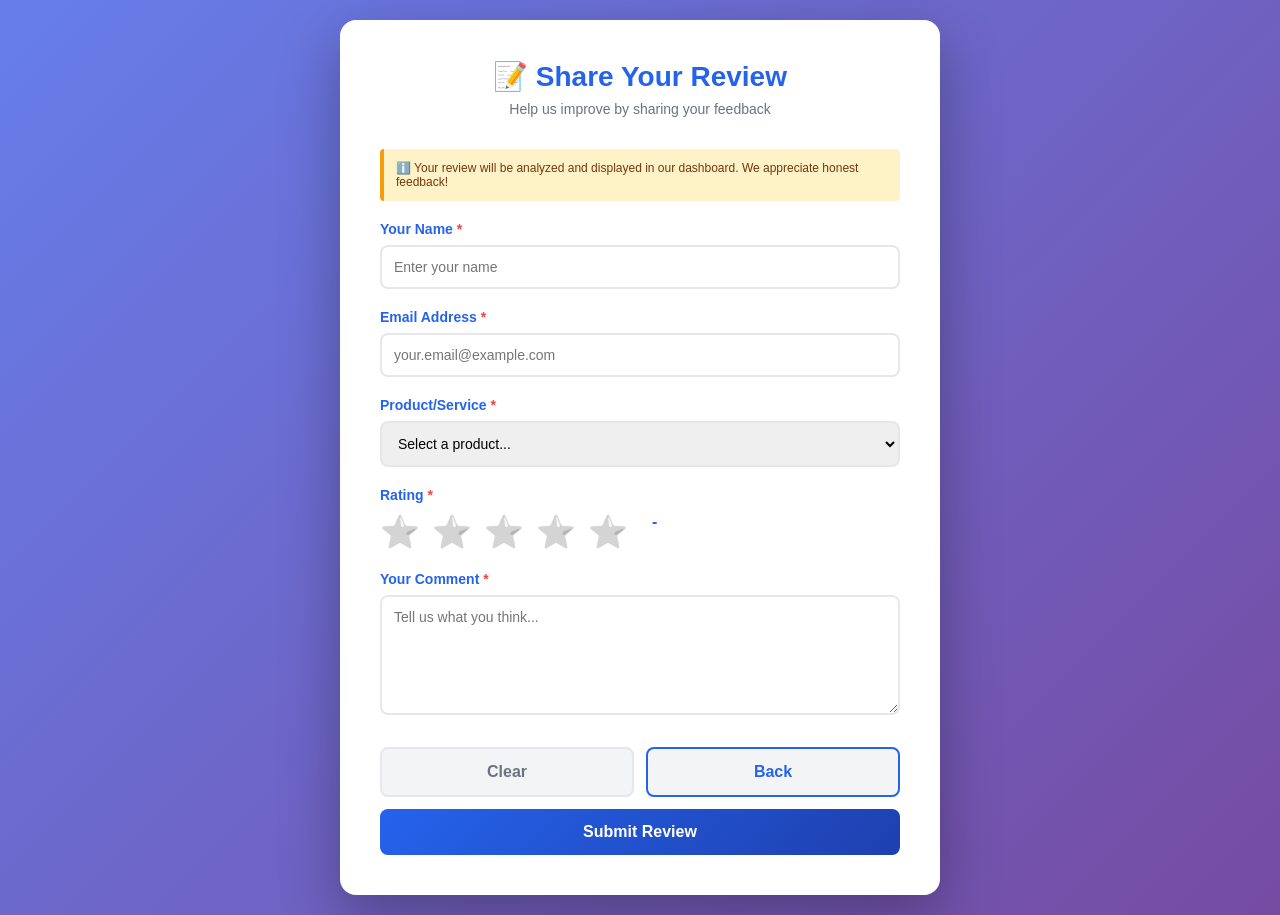
<file: form.html>
<!DOCTYPE html>
<html lang="en">
<head>
    <meta charset="UTF-8">
    <meta name="viewport" content="width=device-width, initial-scale=1.0">
    <title>Submit a Review</title>
    <style>
        * {
            margin: 0;
            padding: 0;
            box-sizing: border-box;
        }
        
        body {
            font-family: 'Segoe UI', Tahoma, Geneva, Verdana, sans-serif;
            background: linear-gradient(135deg, #667eea 0%, #764ba2 100%);
            min-height: 100vh;
            display: flex;
            align-items: center;
            justify-content: center;
            padding: 20px;
        }
        
        .container {
            background: white;
            border-radius: 16px;
            box-shadow: 0 20px 60px rgba(0,0,0,0.3);
            max-width: 600px;
            width: 100%;
            padding: 40px;
        }
        
        .header {
            text-align: center;
            margin-bottom: 32px;
        }
        
        .header h1 {
            color: #2563eb;
            font-size: 28px;
            margin-bottom: 8px;
        }
        
        .header p {
            color: #6b7280;
            font-size: 14px;
        }
        
        .form-group {
            margin-bottom: 20px;
        }
        
        label {
            display: block;
            color: #2563eb;
            font-weight: 600;
            margin-bottom: 8px;
            font-size: 14px;
        }
        
        input[type="text"],
        input[type="email"],
        select,
        textarea {
            width: 100%;
            padding: 12px;
            border: 2px solid #e5e7eb;
            border-radius: 8px;
            font-size: 14px;
            font-family: inherit;
            transition: border-color 0.3s;
        }
        
        input[type="text"]:focus,
        input[type="email"]:focus,
        select:focus,
        textarea:focus {
            outline: none;
            border-color: #2563eb;
            box-shadow: 0 0 0 3px rgba(37, 99, 235, 0.1);
        }
        
        textarea {
            resize: vertical;
            min-height: 120px;
        }
        
        .rating-group {
            display: flex;
            gap: 12px;
            margin-top: 10px;
        }
        
        .star {
            font-size: 32px;
            cursor: pointer;
            transition: all 0.2s;
            filter: grayscale(100%);
        }
        
        .star:hover,
        .star.active {
            filter: grayscale(0%);
            transform: scale(1.2);
        }
        
        .rating-value {
            display: inline-block;
            margin-left: 12px;
            color: #2563eb;
            font-weight: 600;
            font-size: 16px;
        }
        
        .required {
            color: #ef4444;
        }
        
        .error {
            color: #ef4444;
            font-size: 12px;
            margin-top: 4px;
            display: none;
        }
        
        .form-group.has-error .error {
            display: block;
        }
        
        .form-group.has-error input,
        .form-group.has-error select,
        .form-group.has-error textarea {
            border-color: #ef4444;
        }
        
        .button-group {
            display: grid;
            grid-template-columns: 1fr 1fr;
            gap: 12px;
            margin-top: 28px;
        }
        
        button {
            padding: 14px;
            border: none;
            border-radius: 8px;
            font-size: 16px;
            font-weight: 600;
            cursor: pointer;
            transition: all 0.3s;
        }
        
        .btn-submit {
            background: linear-gradient(135deg, #2563eb, #1e40af);
            color: white;
            grid-column: 1 / -1;
        }
        
        .btn-submit:hover {
            transform: translateY(-2px);
            box-shadow: 0 10px 25px rgba(37, 99, 235, 0.4);
        }
        
        .btn-submit:disabled {
            opacity: 0.5;
            cursor: not-allowed;
            transform: none;
        }
        
        .btn-back {
            background: #f3f4f6;
            color: #2563eb;
            border: 2px solid #2563eb;
        }
        
        .btn-back:hover {
            background: #e5e7eb;
        }
        
        .btn-reset {
            background: #f3f4f6;
            color: #6b7280;
            border: 2px solid #e5e7eb;
        }
        
        .btn-reset:hover {
            background: #e5e7eb;
        }
        
        .success-message {
            background: #ecfdf5;
            border: 2px solid #10b981;
            color: #065f46;
            padding: 16px;
            border-radius: 8px;
            margin-bottom: 20px;
            display: none;
        }
        
        .success-message.show {
            display: block;
        }
        
        .spinner {
            display: inline-block;
            width: 16px;
            height: 16px;
            border: 2px solid rgba(255,255,255,0.3);
            border-top-color: white;
            border-radius: 50%;
            animation: spin 0.8s linear infinite;
            margin-right: 8px;
            vertical-align: middle;
        }
        
        @keyframes spin {
            to { transform: rotate(360deg); }
        }
        
        .info-box {
            background: #fef3c7;
            border-left: 4px solid #f59e0b;
            padding: 12px;
            border-radius: 4px;
            margin-bottom: 20px;
            font-size: 12px;
            color: #78350f;
        }
        
        @media (max-width: 640px) {
            .container {
                padding: 24px;
            }
            
            .button-group {
                grid-template-columns: 1fr;
            }
            
            .header h1 {
                font-size: 22px;
            }
        }
    </style>
</head>
<body>
    <div class="container">
        <div class="header">
            <h1>📝 Share Your Review</h1>
            <p>Help us improve by sharing your feedback</p>
        </div>
        
        <div class="info-box">
            ℹ️ Your review will be analyzed and displayed in our dashboard. We appreciate honest feedback!
        </div>
        
        <div class="success-message" id="successMessage">
            ✅ Thank you! Your review has been submitted successfully.
        </div>
        
        <form id="reviewForm">
            <!-- Name -->
            <div class="form-group">
                <label for="name">Your Name <span class="required">*</span></label>
                <input type="text" id="name" name="name" placeholder="Enter your name" required>
                <div class="error">Name is required</div>
            </div>
            
            <!-- Email -->
            <div class="form-group">
                <label for="email">Email Address <span class="required">*</span></label>
                <input type="email" id="email" name="email" placeholder="your.email@example.com" required>
                <div class="error">Valid email is required</div>
            </div>
            
            <!-- Product -->
            <div class="form-group">
                <label for="product">Product/Service <span class="required">*</span></label>
                <select id="product" name="product" required>
                    <option value="">Select a product...</option>
                    <option value="Product A">Product A</option>
                    <option value="Product B">Product B</option>
                    <option value="Product C">Product C</option>
                    <option value="Service 1">Service 1</option>
                    <option value="Other">Other</option>
                </select>
                <div class="error">Product selection is required</div>
            </div>
            
            <!-- Rating -->
            <div class="form-group">
                <label>Rating <span class="required">*</span></label>
                <div class="rating-group">
                    <span class="star" data-rating="1">⭐</span>
                    <span class="star" data-rating="2">⭐</span>
                    <span class="star" data-rating="3">⭐</span>
                    <span class="star" data-rating="4">⭐</span>
                    <span class="star" data-rating="5">⭐</span>
                    <span class="rating-value" id="ratingValue">-</span>
                </div>
                <input type="hidden" id="rating" name="rating" value="" required>
                <div class="error">Please select a rating</div>
            </div>
            
            <!-- Comment -->
            <div class="form-group">
                <label for="comment">Your Comment <span class="required">*</span></label>
                <textarea id="comment" name="comment" placeholder="Tell us what you think..." required></textarea>
                <div class="error">Please share your feedback</div>
            </div>
            
            <!-- Buttons -->
            <div class="button-group">
                <button type="reset" class="btn-reset">Clear</button>
                <button type="button" class="btn-back" onclick="window.location.href='index.html'">Back</button>
                <button type="submit" class="btn-submit">
                    Submit Review
                </button>
            </div>
        </form>
    </div>
    
    <script>
        const form = document.getElementById('reviewForm');
        const stars = document.querySelectorAll('.star');
        const ratingInput = document.getElementById('rating');
        const ratingValue = document.getElementById('ratingValue');
        const successMessage = document.getElementById('successMessage');
        
        // Star rating handler
        stars.forEach(star => {
            star.addEventListener('click', () => {
                const rating = star.getAttribute('data-rating');
                ratingInput.value = rating;
                ratingValue.textContent = `${rating} star${rating > 1 ? 's' : ''}`;
                
                stars.forEach(s => {
                    if (s.getAttribute('data-rating') <= rating) {
                        s.classList.add('active');
                    } else {
                        s.classList.remove('active');
                    }
                });
                
                // Clear error if exists
                const formGroup = document.querySelector('.form-group:has(#rating)');
                if (formGroup) {
                    formGroup.classList.remove('has-error');
                }
            });
        });
        
        // Form submission
        form.addEventListener('submit', async (e) => {
            e.preventDefault();
            
            // Validate form
            if (!validateForm()) {
                return;
            }
            
            // Collect form data
            const formData = new FormData(form);
            const data = Object.fromEntries(formData);
            
            // Add timestamps
            data.timestamp = new Date().toISOString();
            data.source = 'Web Form';
            
            try {
                // Submit to Zapier webhook
                // Replace with your actual Zapier webhook URL
                const zapierUrl = 'YOUR_ZAPIER_WEBHOOK_URL_HERE';
                
                if (zapierUrl === 'YOUR_ZAPIER_WEBHOOK_URL_HERE') {
                    // Development mode - just clear form
                    console.log('Form data (dev mode):', data);
                    showSuccess();
                    form.reset();
                    ratingValue.textContent = '-';
                    stars.forEach(s => s.classList.remove('active'));
                    return;
                }
                
                const response = await fetch(zapierUrl, {
                    method: 'POST',
                    headers: {
                        'Content-Type': 'application/json',
                    },
                    body: JSON.stringify(data)
                });
                
                if (!response.ok) {
                    throw new Error('Submission failed');
                }
                
                showSuccess();
                form.reset();
                ratingValue.textContent = '-';
                stars.forEach(s => s.classList.remove('active'));
            } catch (error) {
                console.error('Error:', error);
                alert('Error submitting review. Please try again.');
            }
        });
        
        function validateForm() {
            const name = document.getElementById('name').value.trim();
            const email = document.getElementById('email').value.trim();
            const product = document.getElementById('product').value;
            const rating = document.getElementById('rating').value;
            const comment = document.getElementById('comment').value.trim();
            
            let isValid = true;
            
            // Reset all error states
            document.querySelectorAll('.form-group').forEach(g => g.classList.remove('has-error'));
            
            // Validate name
            if (!name) {
                document.querySelector('input[name="name"]').parentElement.classList.add('has-error');
                isValid = false;
            }
            
            // Validate email
            if (!email || !email.includes('@')) {
                document.querySelector('input[name="email"]').parentElement.classList.add('has-error');
                isValid = false;
            }
            
            // Validate product
            if (!product) {
                document.querySelector('select[name="product"]').parentElement.classList.add('has-error');
                isValid = false;
            }
            
            // Validate rating
            if (!rating) {
                document.querySelectorAll('.form-group')[3].classList.add('has-error');
                isValid = false;
            }
            
            // Validate comment
            if (!comment) {
                document.querySelector('textarea[name="comment"]').parentElement.classList.add('has-error');
                isValid = false;
            }
            
            return isValid;
        }
        
        function showSuccess() {
            successMessage.classList.add('show');
            setTimeout(() => {
                successMessage.classList.remove('show');
            }, 5000);
            
            // Scroll to top
            window.scrollTo({ top: 0, behavior: 'smooth' });
        }
    </script>
</body>
</html>
</file>
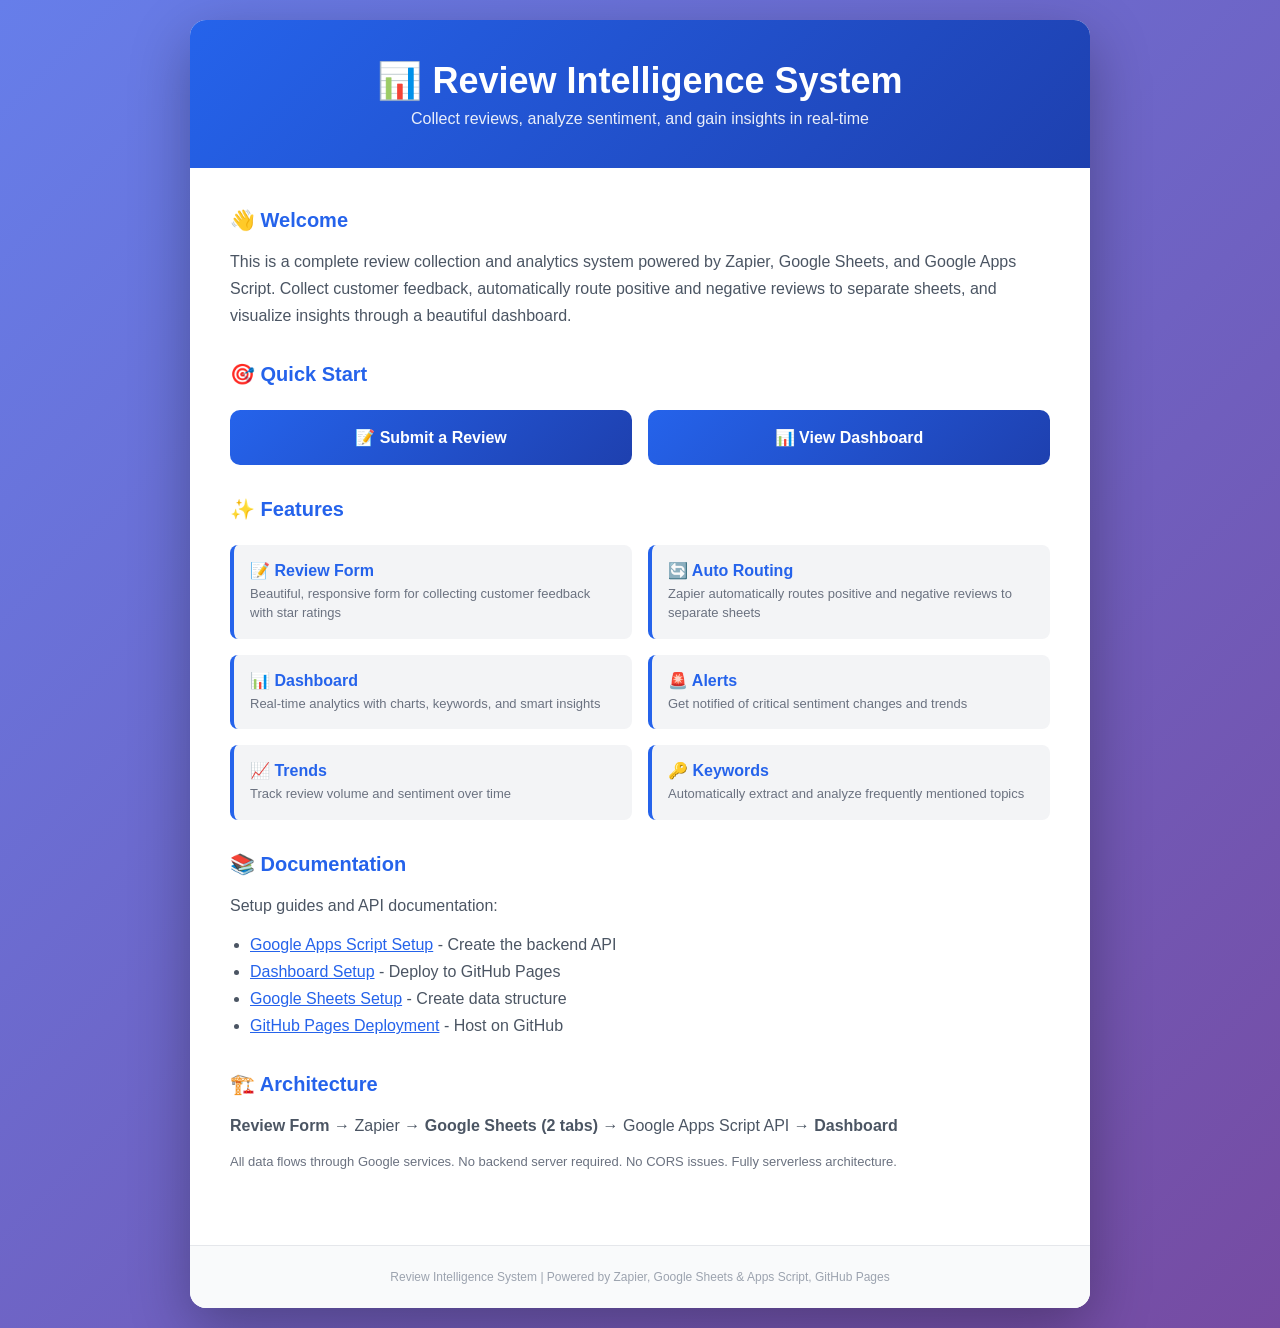
<file: index-old.html>
<!DOCTYPE html>
<html lang="en">
<head>
    <meta charset="UTF-8">
    <meta name="viewport" content="width=device-width, initial-scale=1.0">
    <title>Review Intelligence System - Home</title>
    <style>
        * {
            margin: 0;
            padding: 0;
            box-sizing: border-box;
        }
        
        body {
            font-family: 'Segoe UI', Tahoma, Geneva, Verdana, sans-serif;
            background: linear-gradient(135deg, #667eea 0%, #764ba2 100%);
            min-height: 100vh;
            display: flex;
            align-items: center;
            justify-content: center;
            padding: 20px;
        }
        
        .container {
            background: white;
            border-radius: 16px;
            box-shadow: 0 20px 60px rgba(0,0,0,0.3);
            max-width: 900px;
            width: 100%;
            overflow: hidden;
        }
        
        .header {
            background: linear-gradient(135deg, #2563eb 0%, #1e40af 100%);
            color: white;
            padding: 40px;
            text-align: center;
        }
        
        .header h1 {
            font-size: 36px;
            margin-bottom: 8px;
        }
        
        .header p {
            font-size: 16px;
            opacity: 0.9;
        }
        
        .content {
            padding: 40px;
        }
        
        .section {
            margin-bottom: 32px;
        }
        
        .section h2 {
            color: #2563eb;
            font-size: 20px;
            margin-bottom: 16px;
            display: flex;
            align-items: center;
            gap: 8px;
        }
        
        .section-content {
            color: #4b5563;
            line-height: 1.7;
            margin-bottom: 16px;
        }
        
        .buttons {
            display: grid;
            grid-template-columns: 1fr 1fr;
            gap: 16px;
            margin-top: 24px;
        }
        
        .btn {
            padding: 18px 24px;
            border-radius: 10px;
            border: none;
            font-size: 16px;
            font-weight: 600;
            cursor: pointer;
            transition: all 0.3s ease;
            text-decoration: none;
            display: flex;
            align-items: center;
            justify-content: center;
            gap: 10px;
            text-align: center;
        }
        
        .btn-primary {
            background: linear-gradient(135deg, #2563eb, #1e40af);
            color: white;
        }
        
        .btn-primary:hover {
            transform: translateY(-2px);
            box-shadow: 0 10px 25px rgba(37, 99, 235, 0.4);
        }
        
        .btn-secondary {
            background: #f3f4f6;
            color: #2563eb;
            border: 2px solid #2563eb;
        }
        
        .btn-secondary:hover {
            background: #e5e7eb;
        }
        
        .features {
            display: grid;
            grid-template-columns: 1fr 1fr;
            gap: 16px;
            margin-top: 24px;
        }
        
        .feature {
            padding: 16px;
            background: #f3f4f6;
            border-radius: 8px;
            border-left: 4px solid #2563eb;
        }
        
        .feature strong {
            display: block;
            color: #2563eb;
            margin-bottom: 4px;
        }
        
        .feature p {
            font-size: 13px;
            color: #6b7280;
            line-height: 1.5;
        }
        
        .footer {
            background: #f9fafb;
            padding: 24px 40px;
            border-top: 1px solid #e5e7eb;
            text-align: center;
            font-size: 12px;
            color: #9ca3af;
        }
        
        @media (max-width: 768px) {
            .buttons, .features {
                grid-template-columns: 1fr;
            }
            
            .header h1 {
                font-size: 28px;
            }
            
            .header, .content, .footer {
                padding: 24px;
            }
        }
    </style>
</head>
<body>
    <div class="container">
        <div class="header">
            <h1>📊 Review Intelligence System</h1>
            <p>Collect reviews, analyze sentiment, and gain insights in real-time</p>
        </div>
        
        <div class="content">
            <div class="section">
                <h2>👋 Welcome</h2>
                <div class="section-content">
                    This is a complete review collection and analytics system powered by Zapier, Google Sheets, and Google Apps Script. Collect customer feedback, automatically route positive and negative reviews to separate sheets, and visualize insights through a beautiful dashboard.
                </div>
            </div>
            
            <div class="section">
                <h2>🎯 Quick Start</h2>
                <div class="buttons">
                    <a href="form.html" class="btn btn-primary">
                        📝 Submit a Review
                    </a>
                    <a href="dashboard.html" class="btn btn-primary">
                        📊 View Dashboard
                    </a>
                </div>
            </div>
            
            <div class="section">
                <h2>✨ Features</h2>
                <div class="features">
                    <div class="feature">
                        <strong>📝 Review Form</strong>
                        <p>Beautiful, responsive form for collecting customer feedback with star ratings</p>
                    </div>
                    <div class="feature">
                        <strong>🔄 Auto Routing</strong>
                        <p>Zapier automatically routes positive and negative reviews to separate sheets</p>
                    </div>
                    <div class="feature">
                        <strong>📊 Dashboard</strong>
                        <p>Real-time analytics with charts, keywords, and smart insights</p>
                    </div>
                    <div class="feature">
                        <strong>🚨 Alerts</strong>
                        <p>Get notified of critical sentiment changes and trends</p>
                    </div>
                    <div class="feature">
                        <strong>📈 Trends</strong>
                        <p>Track review volume and sentiment over time</p>
                    </div>
                    <div class="feature">
                        <strong>🔑 Keywords</strong>
                        <p>Automatically extract and analyze frequently mentioned topics</p>
                    </div>
                </div>
            </div>
            
            <div class="section">
                <h2>📚 Documentation</h2>
                <div class="section-content">
                    <p>Setup guides and API documentation:</p>
                    <ul style="margin-left: 20px; margin-top: 12px;">
                        <li><a href="docs/GOOGLE_APPS_SCRIPT_SETUP.md" style="color: #2563eb;">Google Apps Script Setup</a> - Create the backend API</li>
                        <li><a href="docs/DASHBOARD_SETUP.md" style="color: #2563eb;">Dashboard Setup</a> - Deploy to GitHub Pages</li>
                        <li><a href="docs/GOOGLE_SHEETS_SETUP.md" style="color: #2563eb;">Google Sheets Setup</a> - Create data structure</li>
                        <li><a href="docs/GITHUB_PAGES_DEPLOYMENT.md" style="color: #2563eb;">GitHub Pages Deployment</a> - Host on GitHub</li>
                    </ul>
                </div>
            </div>
            
            <div class="section">
                <h2>🏗️ Architecture</h2>
                <div class="section-content">
                    <strong>Review Form →</strong> Zapier →  <strong>Google Sheets (2 tabs)</strong> → Google Apps Script API → <strong>Dashboard</strong>
                    <p style="margin-top: 12px; font-size: 13px; color: #6b7280;">
                        All data flows through Google services. No backend server required. No CORS issues. Fully serverless architecture.
                    </p>
                </div>
            </div>
        </div>
        
        <div class="footer">
            <p>Review Intelligence System | Powered by Zapier, Google Sheets & Apps Script, GitHub Pages</p>
        </div>
    </div>
</body>
</html>
</file>
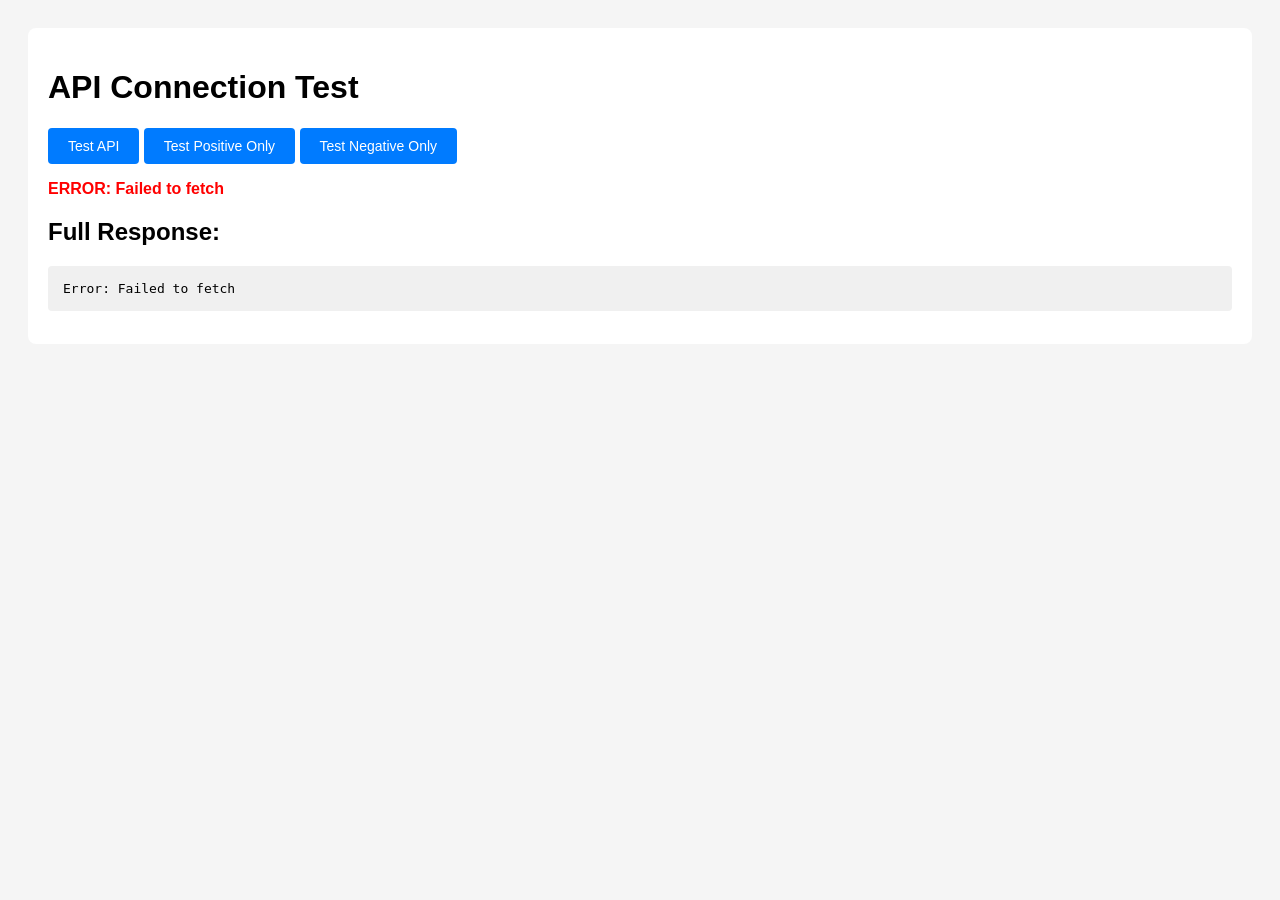
<file: test-api.html>
<!DOCTYPE html>
<html>
<head>
    <title>API Test</title>
    <style>
        body {
            font-family: Arial, sans-serif;
            padding: 20px;
            background: #f5f5f5;
        }
        .container {
            max-width: 1200px;
            margin: 0 auto;
            background: white;
            padding: 20px;
            border-radius: 8px;
        }
        pre {
            background: #f0f0f0;
            padding: 15px;
            border-radius: 4px;
            overflow-x: auto;
        }
        .success { color: green; font-weight: bold; }
        .error { color: red; font-weight: bold; }
        button {
            background: #007bff;
            color: white;
            border: none;
            padding: 10px 20px;
            border-radius: 4px;
            cursor: pointer;
            font-size: 14px;
        }
        button:hover { background: #0056b3; }
        .stats {
            display: grid;
            grid-template-columns: repeat(auto-fit, minmax(200px, 1fr));
            gap: 15px;
            margin: 20px 0;
        }
        .stat-box {
            background: #e3f2fd;
            padding: 15px;
            border-radius: 4px;
            border-left: 4px solid #007bff;
        }
        .stat-value {
            font-size: 28px;
            font-weight: bold;
            color: #007bff;
        }
        .stat-label {
            font-size: 12px;
            color: #666;
            margin-top: 5px;
        }
    </style>
</head>
<body>
    <div class="container">
        <h1>API Connection Test</h1>
        <button onclick="testAPI()">Test API</button>
        <button onclick="testPositive()">Test Positive Only</button>
        <button onclick="testNegative()">Test Negative Only</button>
        
        <div id="status"></div>
        <div id="stats"></div>
        <h2>Full Response:</h2>
        <pre id="response">Waiting for test...</pre>
    </div>

    <script>
        const API_URL = 'https://script.google.com/macros/s/AKfycbwdYmoicMWeLvmfzEL2yGHbGgWhu3rNWkYqObRKf1eTmU3ZDVJZG_l24NiUm2TP89pC/exec';

        async function testAPI() {
            const statusDiv = document.getElementById('status');
            const responseDiv = document.getElementById('response');
            const statsDiv = document.getElementById('stats');
            
            try {
                statusDiv.innerHTML = '<p class="success">Testing API...</p>';
                const response = await fetch(API_URL + '?action=all');
                const data = await response.json();
                
                responseDiv.textContent = JSON.stringify(data, null, 2);
                
                if (data.error) {
                    statusDiv.innerHTML = `<p class="error">Error: ${data.message}</p>`;
                } else {
                    const stats = data.stats || {};
                    statsDiv.innerHTML = `
                        <div class="stats">
                            <div class="stat-box">
                                <div class="stat-value">${stats.total || 0}</div>
                                <div class="stat-label">Total Reviews</div>
                            </div>
                            <div class="stat-box">
                                <div class="stat-value" style="color: green;">${stats.positiveCount || 0}</div>
                                <div class="stat-label">Positive Reviews</div>
                            </div>
                            <div class="stat-box">
                                <div class="stat-value" style="color: orange;">${stats.negativeCount || 0}</div>
                                <div class="stat-label">Negative Reviews</div>
                            </div>
                            <div class="stat-box">
                                <div class="stat-value" style="color: #ff9800;">${stats.averageRating || 0}</div>
                                <div class="stat-label">Average Rating</div>
                            </div>
                            <div class="stat-box">
                                <div class="stat-value" style="color: green;">${stats.positivePercentage || 0}%</div>
                                <div class="stat-label">Positive %</div>
                            </div>
                            <div class="stat-box">
                                <div class="stat-value" style="color: orange;">${stats.negativePercentage || 0}%</div>
                                <div class="stat-label">Negative %</div>
                            </div>
                        </div>
                    `;
                    statusDiv.innerHTML = '<p class="success">SUCCESS! API is working perfectly!</p>';
                }
            } catch (error) {
                statusDiv.innerHTML = `<p class="error">ERROR: ${error.message}</p>`;
                responseDiv.textContent = 'Error: ' + error.message;
            }
        }

        async function testPositive() {
            const statusDiv = document.getElementById('status');
            const responseDiv = document.getElementById('response');
            try {
                statusDiv.innerHTML = '<p class="success">Testing Positive Reviews...</p>';
                const response = await fetch(API_URL + '?action=positive');
                const data = await response.json();
                responseDiv.textContent = JSON.stringify(data, null, 2);
                statusDiv.innerHTML = `<p class="success">Positive Reviews: ${data.count || 0} found</p>`;
            } catch (error) {
                statusDiv.innerHTML = `<p class="error">ERROR: ${error.message}</p>`;
            }
        }

        async function testNegative() {
            const statusDiv = document.getElementById('status');
            const responseDiv = document.getElementById('response');
            try {
                statusDiv.innerHTML = '<p class="success">Testing Negative Reviews...</p>';
                const response = await fetch(API_URL + '?action=negative');
                const data = await response.json();
                responseDiv.textContent = JSON.stringify(data, null, 2);
                statusDiv.innerHTML = `<p class="success">Negative Reviews: ${data.count || 0} found</p>`;
            } catch (error) {
                statusDiv.innerHTML = `<p class="error">ERROR: ${error.message}</p>`;
            }
        }

        // Auto-test on page load
        window.addEventListener('load', testAPI);
    </script>
</body>
</html>
</file>
